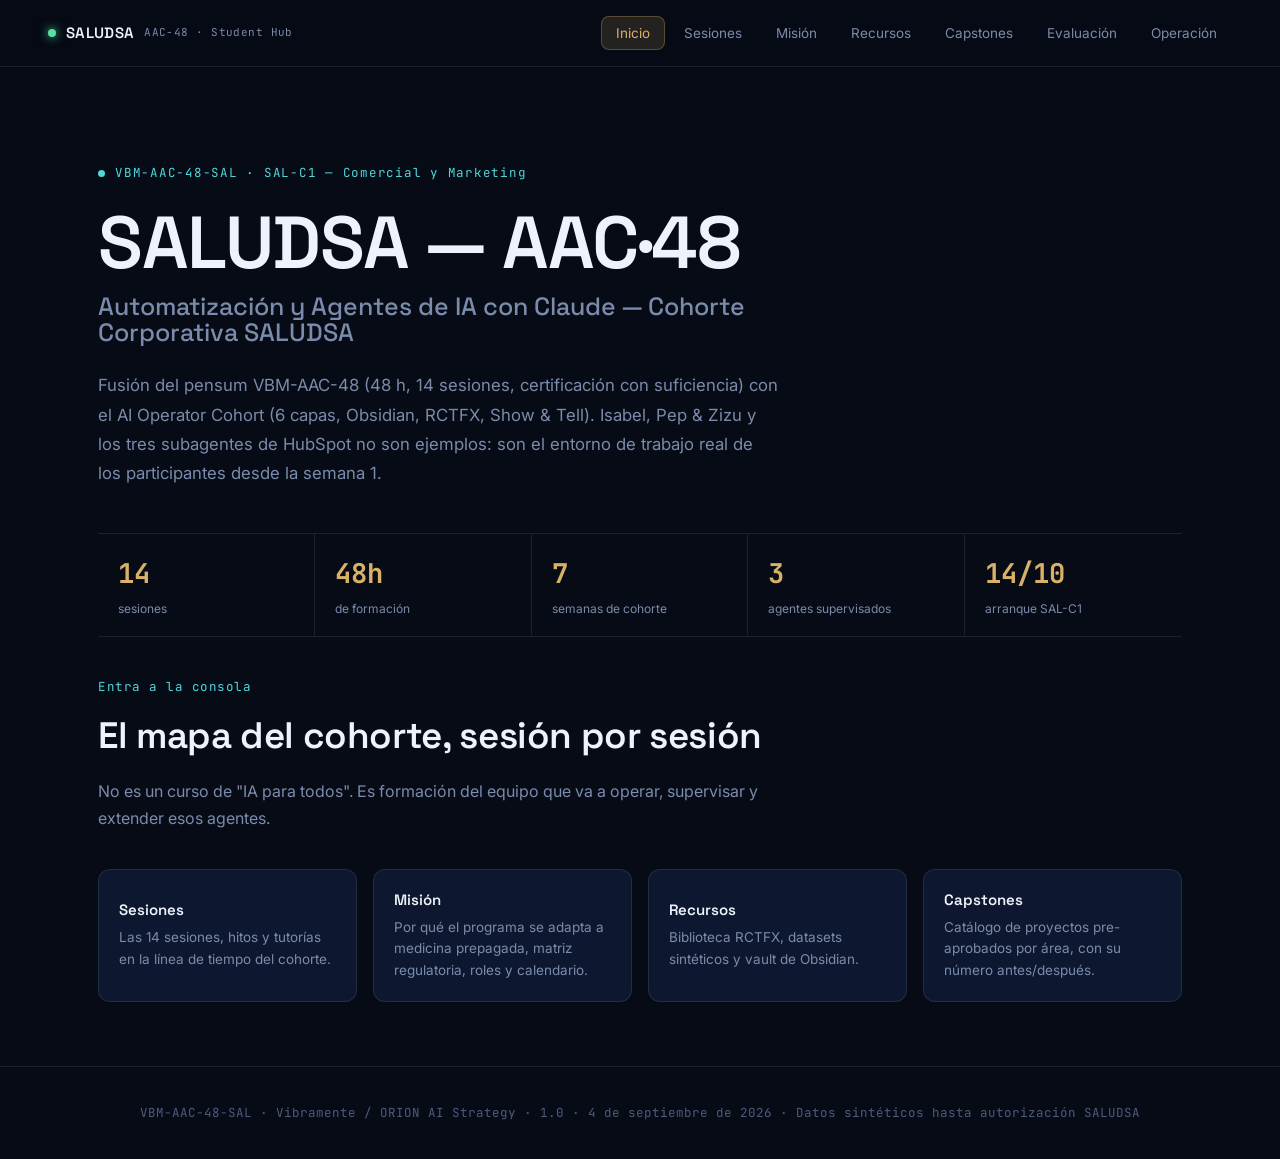
<file: index.html>
<!doctype html>
<html lang="es">
<head>
<meta charset="UTF-8">
<meta name="viewport" content="width=device-width, initial-scale=1.0">
<title>SALUDSA · AAC-48 — Student Hub</title>
<meta name="description" content="Consola del cohorte SALUDSA-AAC-48: las 14 sesiones, el programa, recursos, capstones, evaluación y operación de la cohorte Automatización y Agentes de IA con Claude.">
<link rel="icon" href="data:image/svg+xml,%3Csvg xmlns='http://www.w3.org/2000/svg' viewBox='0 0 100 100'%3E%3Crect width='100' height='100' rx='20' fill='%23060b16'/%3E%3Ccircle cx='50' cy='50' r='22' fill='none' stroke='%23d8b168' stroke-width='6'/%3E%3Ccircle cx='50' cy='50' r='6' fill='%234fd8dc'/%3E%3C/svg%3E">
<link rel="stylesheet" href="assets/style.css">
</head>
<body>

<header class="topbar">
  <a href="#inicio" class="brand" data-nav="inicio">
    <span class="dot"></span>
    SALUDSA <small>AAC-48 · Student Hub</small>
  </a>
  <nav class="nav">
    <button data-view="inicio" data-nav="inicio">Inicio</button>
    <button data-view="mapa" data-nav="mapa">Sesiones</button>
    <button data-view="mision" data-nav="mision">Misión</button>
    <button data-view="recursos" data-nav="recursos">Recursos</button>
    <button data-view="capstones" data-nav="capstones">Capstones</button>
    <button data-view="evaluacion" data-nav="evaluacion">Evaluación</button>
    <button data-view="operacion" data-nav="operacion">Operación</button>
  </nav>
</header>

<main id="app"></main>

<script src="assets/sessions-data.js"></script>
<script src="assets/diagrams.js"></script>
<script src="assets/app.js"></script>
</body>
</html>
</file>
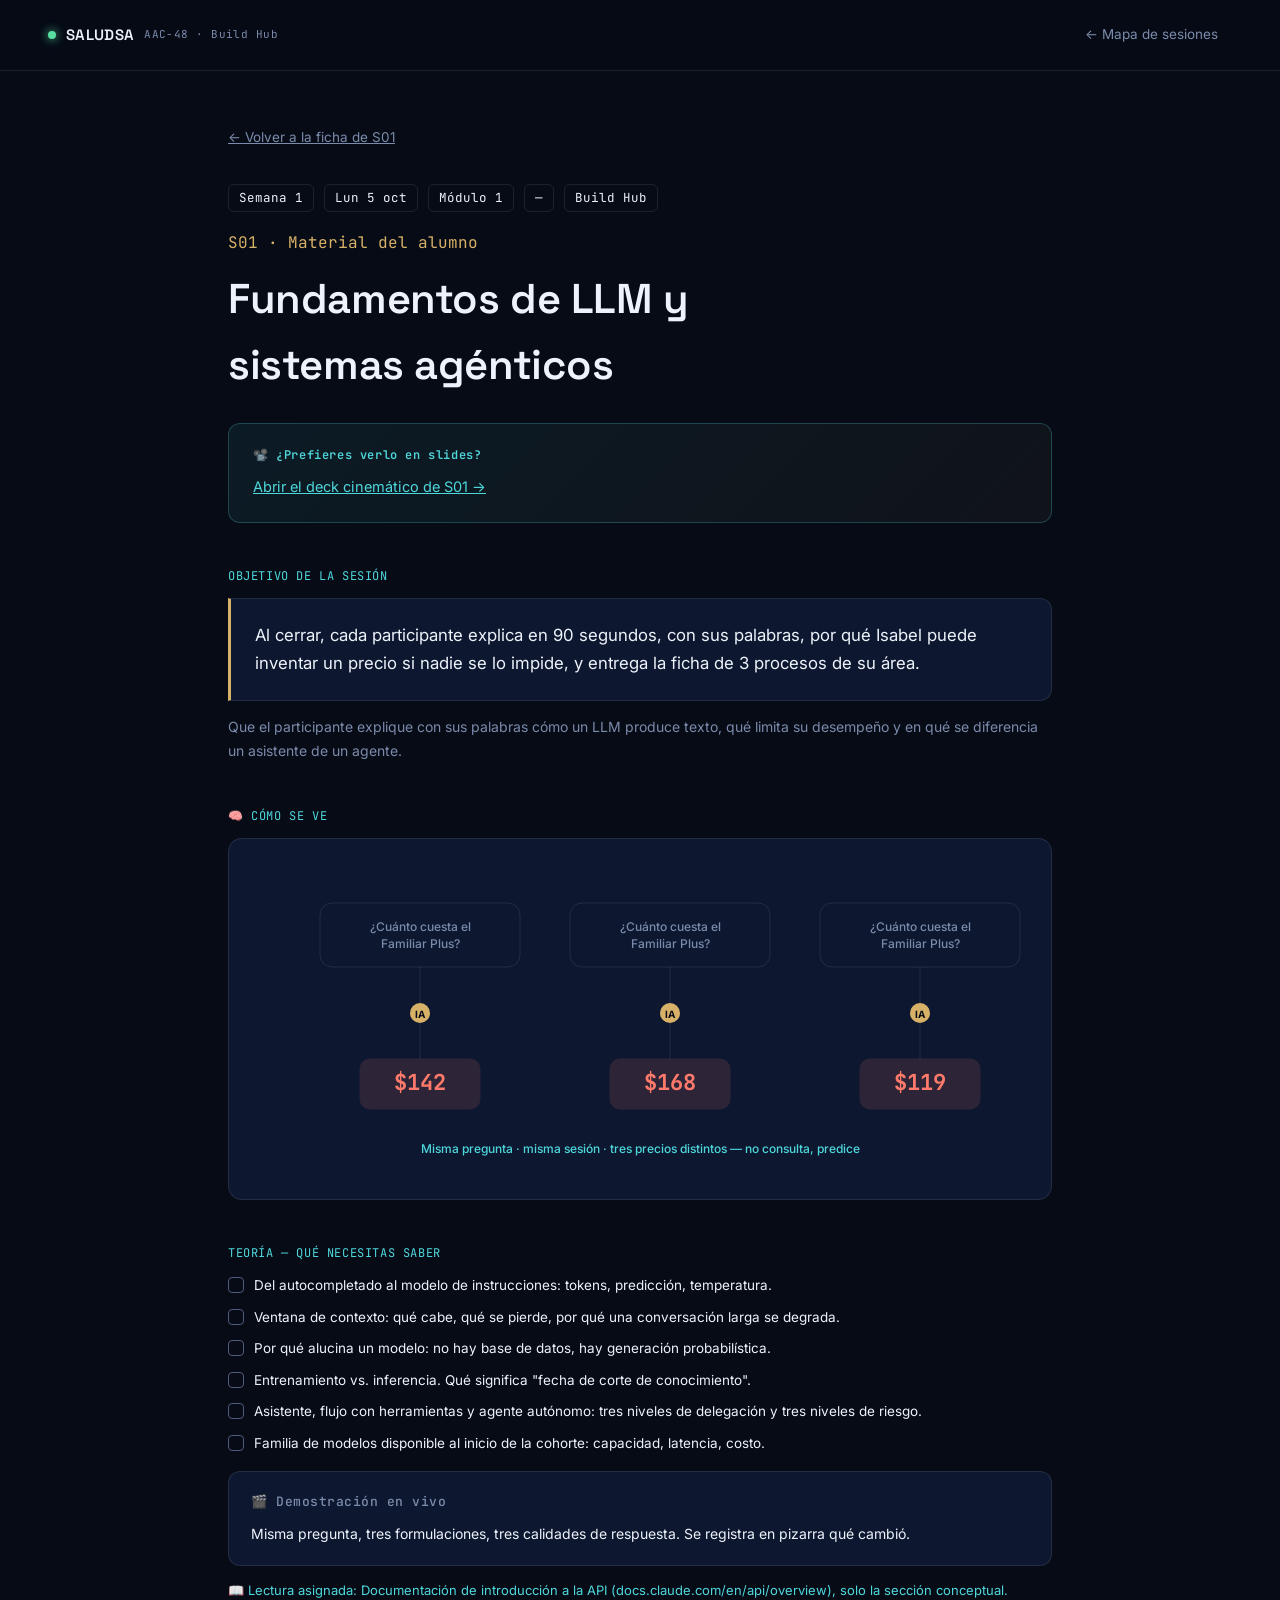
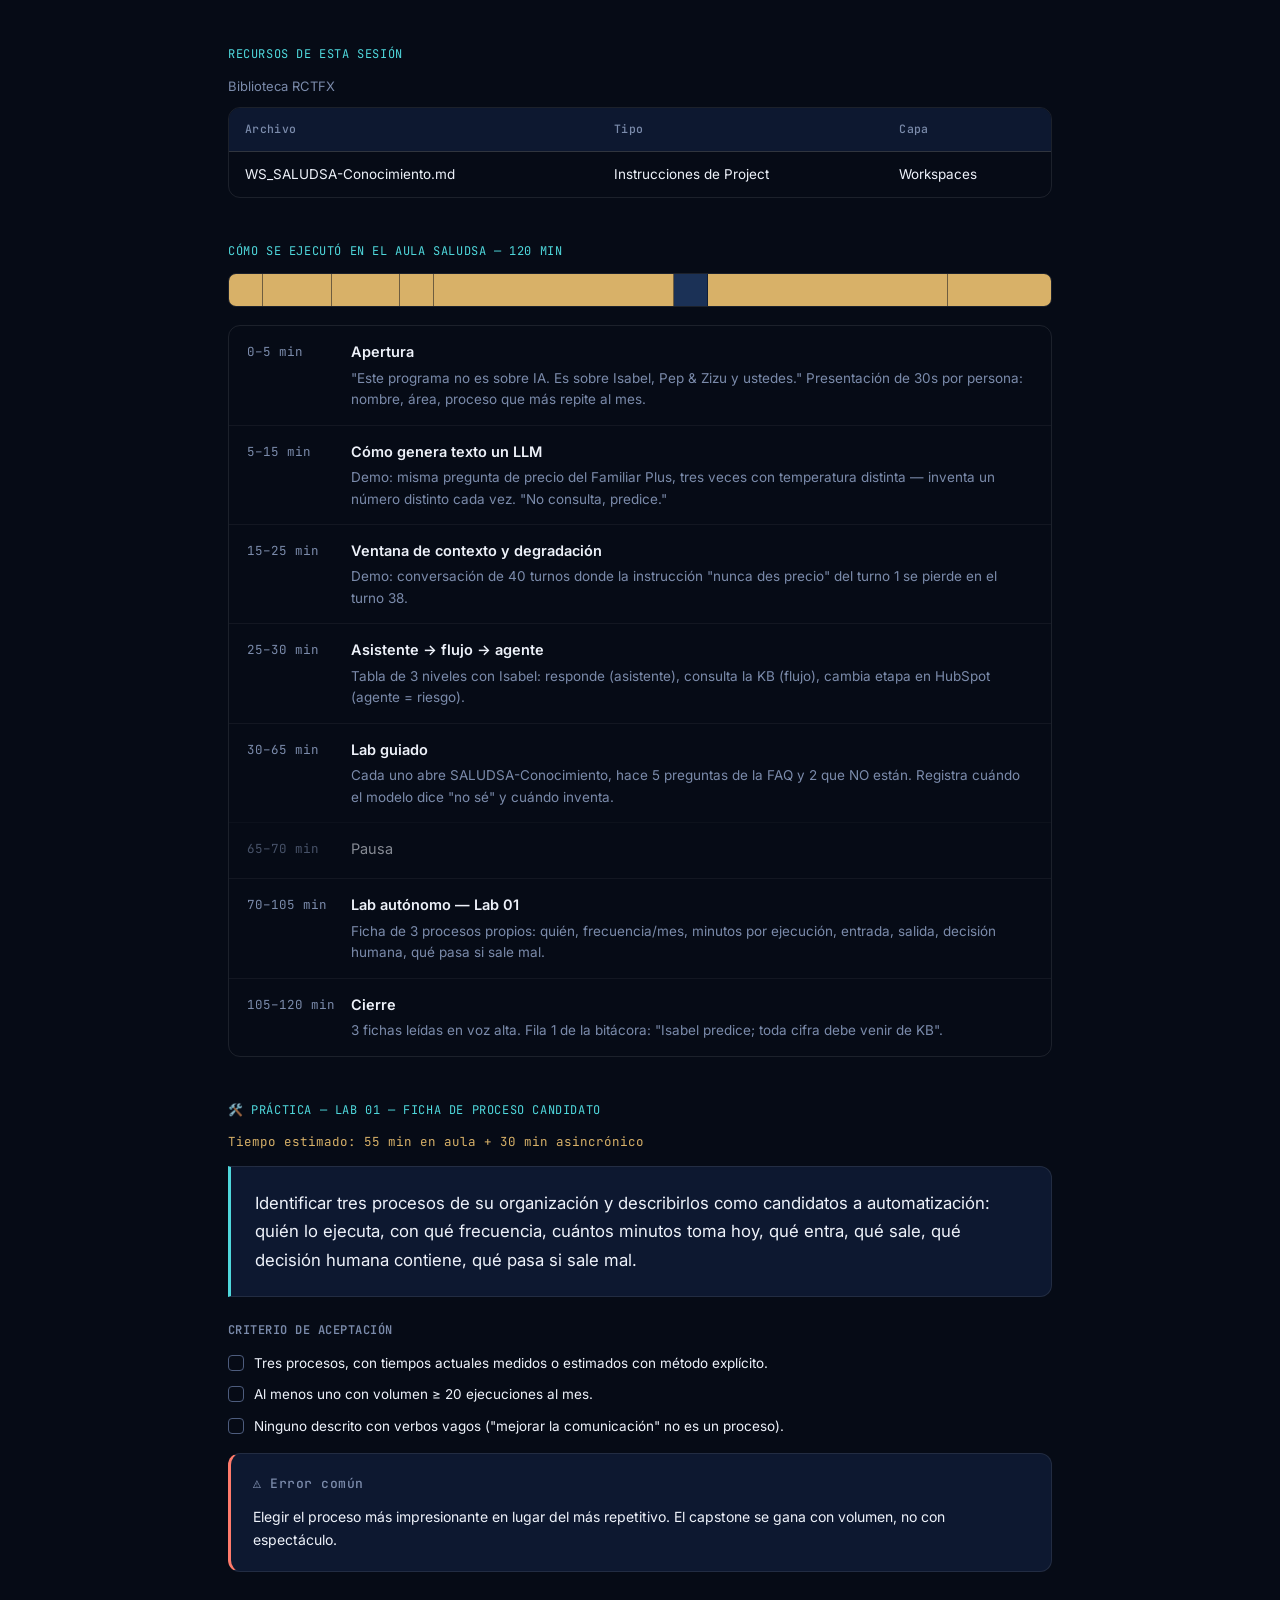
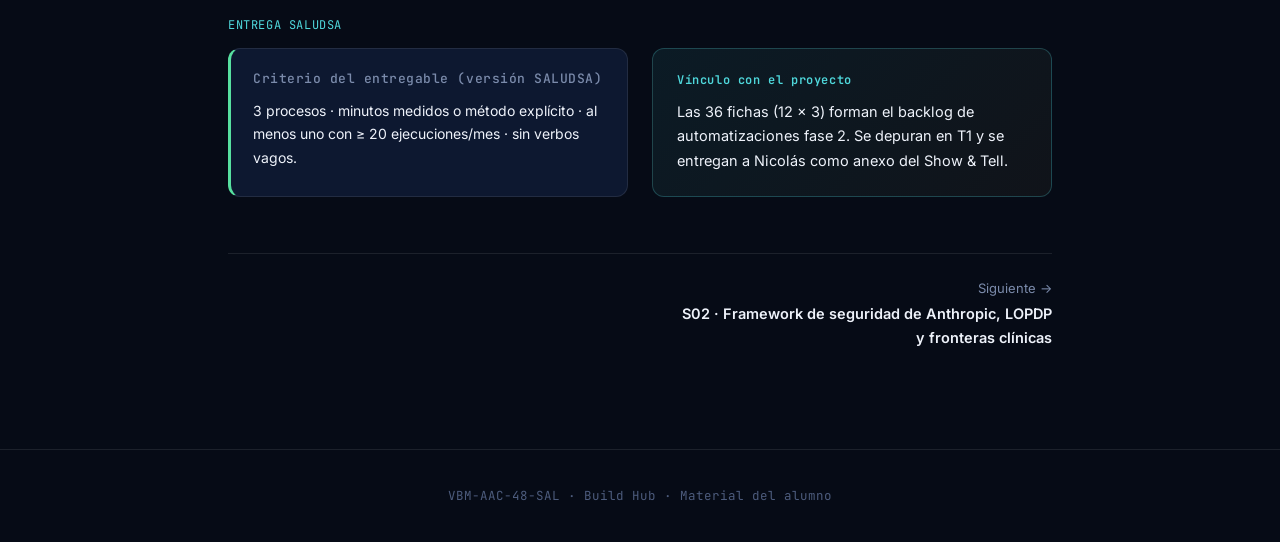
<file: build.html>
<!doctype html>
<html lang="es">
<head>
<meta charset="UTF-8">
<meta name="viewport" content="width=device-width, initial-scale=1.0">
<title>Build Hub · SALUDSA AAC-48</title>
<meta name="description" content="Material del alumno por sesión: teoría, recursos y guía de práctica del cohorte SALUDSA-AAC-48.">
<link rel="icon" href="data:image/svg+xml,%3Csvg xmlns='http://www.w3.org/2000/svg' viewBox='0 0 100 100'%3E%3Crect width='100' height='100' rx='20' fill='%23060b16'/%3E%3Ccircle cx='50' cy='50' r='22' fill='none' stroke='%23d8b168' stroke-width='6'/%3E%3Ccircle cx='50' cy='50' r='6' fill='%234fd8dc'/%3E%3C/svg%3E">
<link rel="stylesheet" href="assets/style.css">
</head>
<body>

<header class="topbar">
  <a href="index.html#inicio" class="brand">
    <span class="dot"></span>
    SALUDSA <small>AAC-48 · Build Hub</small>
  </a>
  <nav class="nav">
    <a href="index.html#mapa" style="color:var(--mist);text-decoration:none;font-size:13.5px;padding:8px 14px">← Mapa de sesiones</a>
  </nav>
</header>

<main id="app"></main>

<script src="assets/sessions-data.js"></script>
<script src="assets/session-content.js"></script>
<script src="assets/diagrams.js"></script>
<script src="assets/build.js"></script>
</body>
</html>
</file>
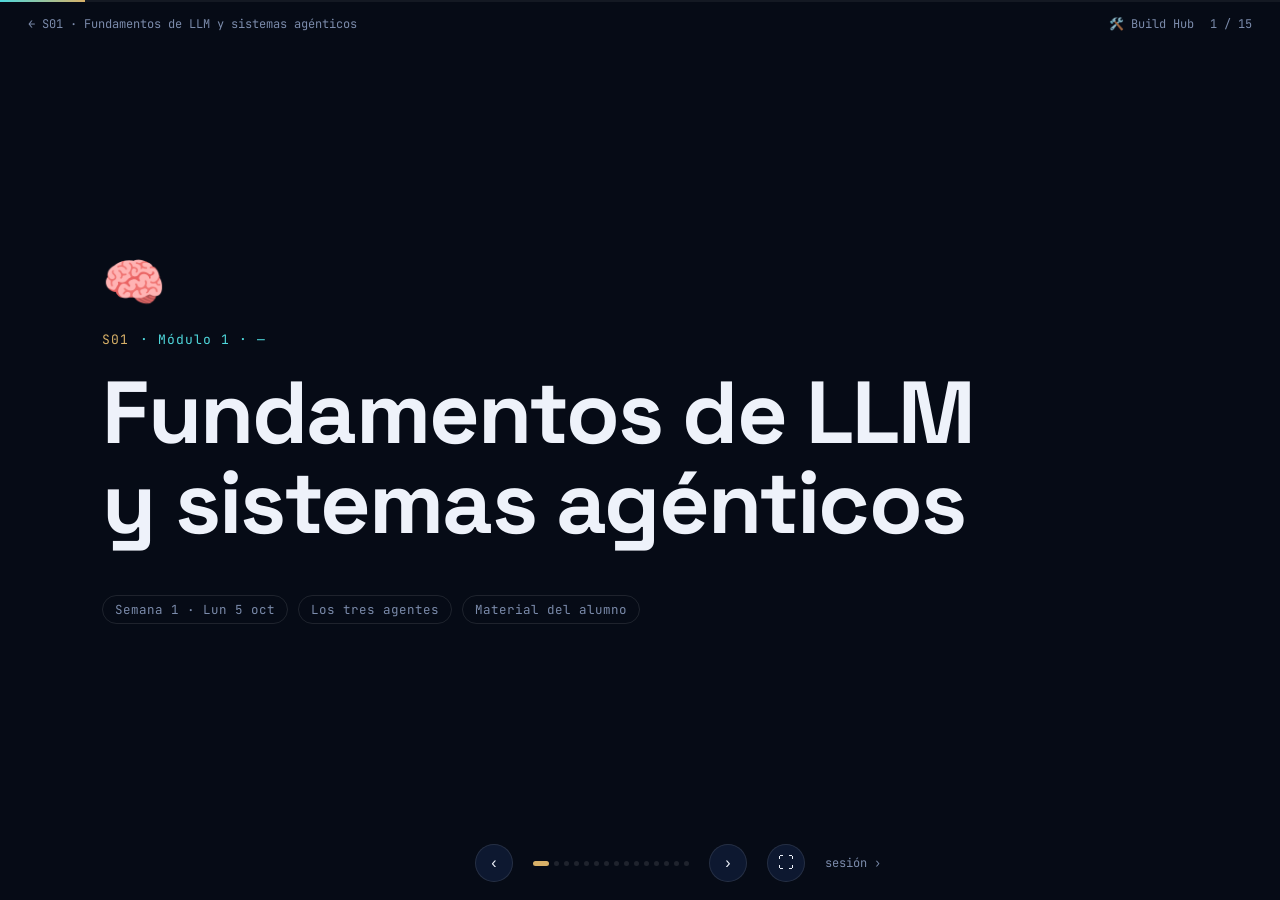
<file: slides.html>
<!doctype html>
<html lang="es">
<head>
<meta charset="UTF-8">
<meta name="viewport" content="width=device-width, initial-scale=1.0">
<title>Slides · SALUDSA AAC-48</title>
<meta name="description" content="Slides cinemáticas de teoría y práctica de cada sesión del cohorte SALUDSA-AAC-48.">
<link rel="icon" href="data:image/svg+xml,%3Csvg xmlns='http://www.w3.org/2000/svg' viewBox='0 0 100 100'%3E%3Crect width='100' height='100' rx='20' fill='%23060b16'/%3E%3Ccircle cx='50' cy='50' r='22' fill='none' stroke='%23d8b168' stroke-width='6'/%3E%3Ccircle cx='50' cy='50' r='6' fill='%234fd8dc'/%3E%3C/svg%3E">
<link rel="stylesheet" href="assets/slides.css">
</head>
<body>

<div class="progress-track"><div class="progress-fill" id="progressFill"></div></div>

<div class="deck-shell">
  <div class="deck-topbar">
    <a id="backLink" href="index.html#mapa">← <span id="sessionLabel">Cargando…</span></a>
    <div class="dt-right">
      <a id="buildLink" href="#">🛠️ Build Hub</a>
      <span id="counter" class="mono">1 / 1</span>
    </div>
  </div>

  <div class="slide-stage" id="stage"></div>

  <div class="deck-controls">
    <a id="prevSession" style="color:var(--mist);text-decoration:none">‹ sesión</a>
    <button id="btnPrev" title="Anterior (←)">‹</button>
    <div class="deck-dots" id="dots"></div>
    <button id="btnNext" title="Siguiente (→ / espacio)">›</button>
    <button id="btnFull" title="Pantalla completa (f)">⛶</button>
    <a id="nextSession" style="color:var(--mist);text-decoration:none">sesión ›</a>
  </div>
</div>

<script src="assets/sessions-data.js"></script>
<script src="assets/session-content.js"></script>
<script src="assets/diagrams.js"></script>
<script src="assets/slides.js"></script>
</body>
</html>
</file>
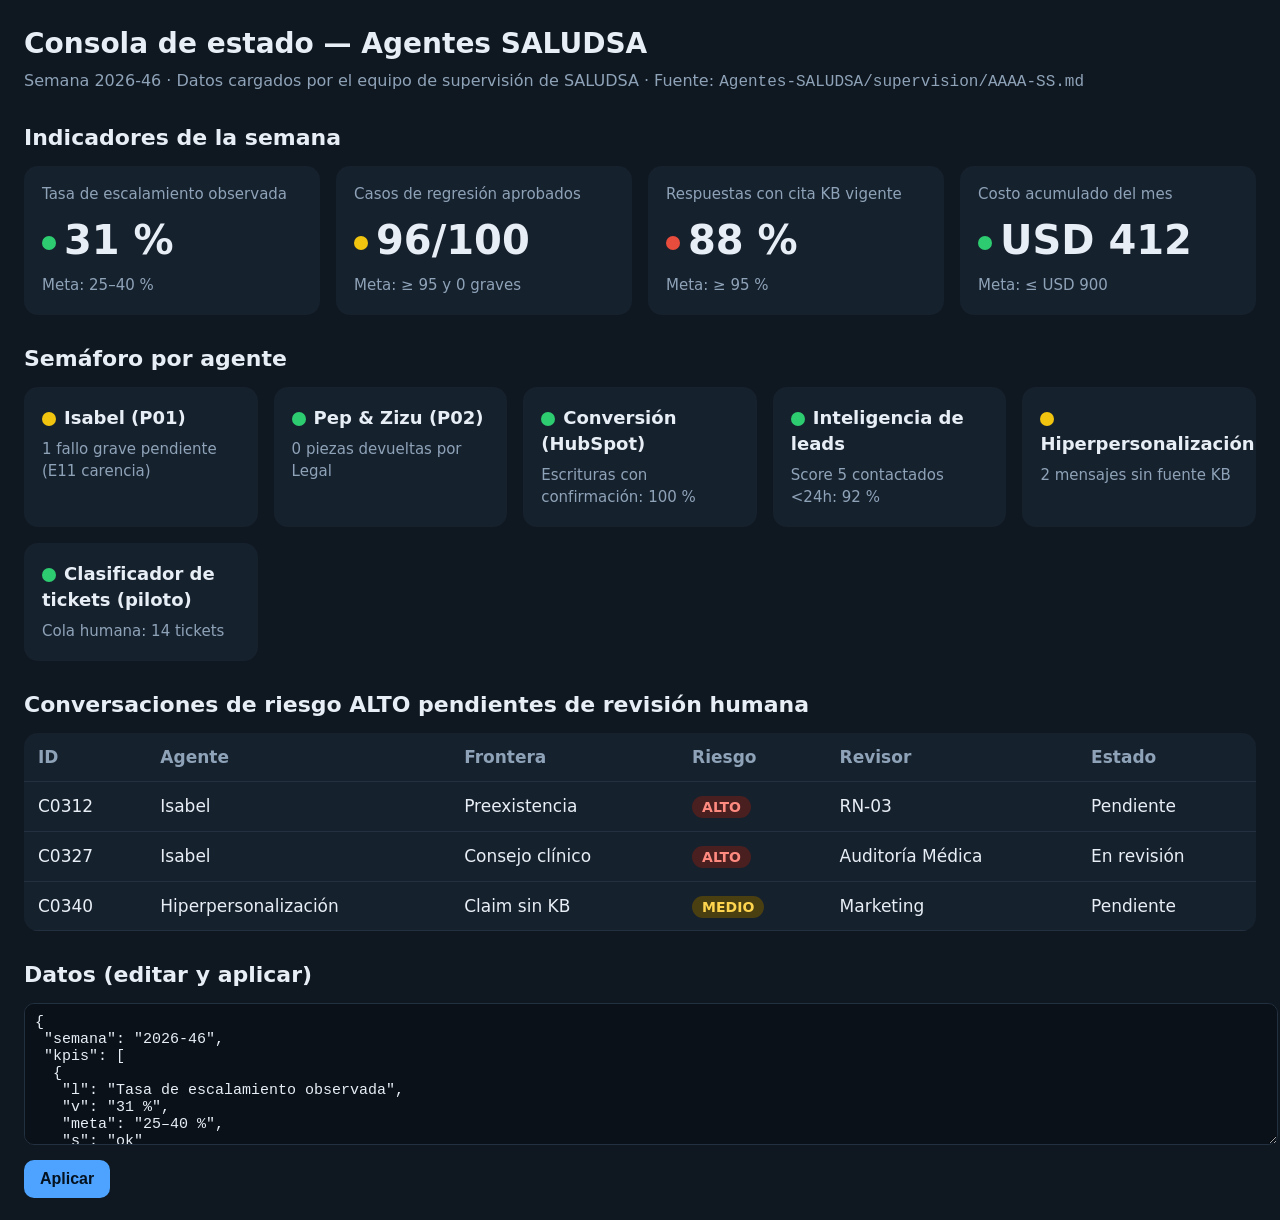
<file: 06_Operacion/consola_estado_agentes.html>
<!DOCTYPE html><html lang="es"><head><meta charset="utf-8"><title>Consola de estado — Agentes SALUDSA</title>
<style>
:root{--bg:#0f1720;--card:#16212e;--tx:#e8eef5;--mut:#8fa3b8;--ok:#2ecc71;--warn:#f1c40f;--bad:#e74c3c;--acc:#4da3ff}
body{margin:0;font:18px/1.45 system-ui,Segoe UI,Roboto,sans-serif;background:var(--bg);color:var(--tx);padding:24px}
h1{font-size:28px;margin:0 0 4px}h2{font-size:22px;margin:28px 0 12px}.mut{color:var(--mut);font-size:16px}
.grid{display:grid;grid-template-columns:repeat(auto-fit,minmax(230px,1fr));gap:16px}
.card{background:var(--card);border-radius:14px;padding:18px}.card .v{font-size:40px;font-weight:700;margin:6px 0}.card .l{color:var(--mut);font-size:15px}
.sem{display:inline-block;width:14px;height:14px;border-radius:50%;margin-right:8px;vertical-align:middle}
table{width:100%;border-collapse:collapse;background:var(--card);border-radius:14px;overflow:hidden}th,td{padding:12px 14px;text-align:left;border-bottom:1px solid #223040;font-size:17px}th{color:var(--mut);font-weight:600}
.tag{padding:3px 10px;border-radius:999px;font-size:14px;font-weight:600}.ALTO{background:#4a1f1f;color:#ff8a80}.MEDIO{background:#4a3f10;color:#ffd54f}.BAJO{background:#173d28;color:#7ee2a8}
textarea{width:100%;min-height:120px;background:#0b1118;color:var(--tx);border:1px solid #223040;border-radius:10px;padding:10px;font:15px monospace}
button{background:var(--acc);color:#04111f;border:0;border-radius:10px;padding:10px 16px;font-size:16px;font-weight:700;cursor:pointer;margin-top:8px}
</style></head><body>
<h1>Consola de estado — Agentes SALUDSA</h1>
<div class="mut">Semana <span id="sem"></span> · Datos cargados por el equipo de supervisión de SALUDSA · Fuente: <code>Agentes-SALUDSA/supervision/AAAA-SS.md</code></div>
<h2>Indicadores de la semana</h2>
<div class="grid" id="cards"></div>
<h2>Semáforo por agente</h2>
<div class="grid" id="agentes"></div>
<h2>Conversaciones de riesgo ALTO pendientes de revisión humana</h2>
<table><thead><tr><th>ID</th><th>Agente</th><th>Frontera</th><th>Riesgo</th><th>Revisor</th><th>Estado</th></tr></thead><tbody id="rows"></tbody></table>
<h2>Datos (editar y aplicar)</h2>
<textarea id="src"></textarea><br><button onclick="render(JSON.parse(document.getElementById('src').value))">Aplicar</button>
<script>
const demo={semana:"2026-46",kpis:[{l:"Tasa de escalamiento observada",v:"31 %",meta:"25–40 %",s:"ok"},{l:"Casos de regresión aprobados",v:"96/100",meta:"≥ 95 y 0 graves",s:"warn"},{l:"Respuestas con cita KB vigente",v:"88 %",meta:"≥ 95 %",s:"bad"},{l:"Costo acumulado del mes",v:"USD 412",meta:"≤ USD 900",s:"ok"}],
agentes:[{n:"Isabel (P01)",s:"warn",d:"1 fallo grave pendiente (E11 carencia)"},{n:"Pep & Zizu (P02)",s:"ok",d:"0 piezas devueltas por Legal"},{n:"Conversión (HubSpot)",s:"ok",d:"Escrituras con confirmación: 100 %"},{n:"Inteligencia de leads",s:"ok",d:"Score 5 contactados <24h: 92 %"},{n:"Hiperpersonalización",s:"warn",d:"2 mensajes sin fuente KB"},{n:"Clasificador de tickets (piloto)",s:"ok",d:"Cola humana: 14 tickets"}],
pendientes:[{id:"C0312",a:"Isabel",f:"Preexistencia",r:"ALTO",rev:"RN-03",e:"Pendiente"},{id:"C0327",a:"Isabel",f:"Consejo clínico",r:"ALTO",rev:"Auditoría Médica",e:"En revisión"},{id:"C0340",a:"Hiperpersonalización",f:"Claim sin KB",r:"MEDIO",rev:"Marketing",e:"Pendiente"}]};
const col={ok:"var(--ok)",warn:"var(--warn)",bad:"var(--bad)"};
function render(d){document.getElementById('sem').textContent=d.semana;
document.getElementById('cards').innerHTML=d.kpis.map(k=>`<div class="card"><div class="l">${k.l}</div><div class="v"><span class="sem" style="background:${col[k.s]}"></span>${k.v}</div><div class="l">Meta: ${k.meta}</div></div>`).join('');
document.getElementById('agentes').innerHTML=d.agentes.map(a=>`<div class="card"><div><span class="sem" style="background:${col[a.s]}"></span><b>${a.n}</b></div><div class="l" style="margin-top:8px">${a.d}</div></div>`).join('');
document.getElementById('rows').innerHTML=d.pendientes.map(p=>`<tr><td>${p.id}</td><td>${p.a}</td><td>${p.f}</td><td><span class="tag ${p.r}">${p.r}</span></td><td>${p.rev}</td><td>${p.e}</td></tr>`).join('');
document.getElementById('src').value=JSON.stringify(d,null,1);}
render(demo);
</script></body></html>
</file>
<file: assets/style.css>
/* ============================================================
   SALUDSA · AAC-48 — Student Hub
   Concepto: consola de misión del cohorte. El hub es, en forma,
   lo mismo que el entregable final de S14 — una consola de estado —
   aplicado a la propia experiencia de aprendizaje.
   ============================================================ */

@import url('https://fonts.googleapis.com/css2?family=Space+Grotesk:wght@400;500;600;700&family=Inter:wght@400;500;600;700&family=JetBrains+Mono:wght@400;500;700&display=swap');

:root{
  --void:#060b16;
  --hull:#0d1830;
  --hull-2:#142544;
  --hull-3:#1b3156;
  --line:rgba(255,255,255,.09);
  --line-soft:rgba(255,255,255,.05);
  --mist:#7b8bab;
  --mist-dim:#4d5c7d;
  --white:#eef2fa;
  --gold:#d8b168;
  --gold-dim:rgba(216,177,104,.15);
  --cyan:#4fd8dc;
  --cyan-dim:rgba(79,216,220,.13);
  --coral:#ff7a6b;
  --coral-dim:rgba(255,122,107,.14);
  --green:#57e0a0;
  --green-dim:rgba(87,224,160,.13);

  --f-display:'Space Grotesk',sans-serif;
  --f-body:'Inter',sans-serif;
  --f-mono:'JetBrains Mono',monospace;

  --capa-governance:#ff9d6b;
  --capa-agents:#d8b168;
  --capa-automations:#8ea3ff;
  --capa-mcp:#4fd8dc;
  --capa-kb:#c88ef0;
  --capa-html:#57e0a0;
  --capa-none:#5a6b8c;
}

*,*::before,*::after{box-sizing:border-box}
html{scroll-behavior:smooth}
body{
  margin:0;background:var(--void);color:var(--white);
  font-family:var(--f-body);line-height:1.6;
  -webkit-font-smoothing:antialiased;
}
h1,h2,h3,h4{font-family:var(--f-display);margin:0;color:var(--white);font-weight:600}
p{margin:0}
a{color:inherit}
button{font-family:inherit;cursor:pointer}
::selection{background:var(--gold);color:var(--void)}

.mono{font-family:var(--f-mono)}

@media (prefers-reduced-motion:reduce){
  *{animation-duration:.001ms!important;transition-duration:.001ms!important}
}

/* ---------- layout shell ---------- */
.view{display:none}
.view.active{display:block}

.topbar{
  position:sticky;top:0;z-index:40;
  display:flex;align-items:center;justify-content:space-between;
  padding:16px clamp(20px,4vw,48px);
  background:rgba(6,11,22,.86);backdrop-filter:blur(14px);
  border-bottom:1px solid var(--line);
}
.brand{display:flex;align-items:center;gap:10px;font-family:var(--f-display);font-weight:600;font-size:15px;letter-spacing:.02em;text-decoration:none}
.brand .dot{width:8px;height:8px;border-radius:50%;background:var(--green);box-shadow:0 0 10px var(--green)}
.brand small{display:block;color:var(--mist);font-weight:400;font-size:11px;font-family:var(--f-mono);letter-spacing:.04em}

.nav{display:flex;gap:4px;flex-wrap:wrap}
.nav button{
  background:none;border:1px solid transparent;color:var(--mist);
  font-size:13.5px;padding:8px 14px;border-radius:8px;
  transition:color .15s,background .15s,border-color .15s;
}
.nav button:hover{color:var(--white);background:var(--hull-2)}
.nav button.active{color:var(--gold);background:var(--gold-dim);border-color:rgba(216,177,104,.3)}

/* ---------- HERO ---------- */
.hero{
  padding:clamp(48px,9vw,96px) clamp(20px,4vw,48px) 40px;
  max-width:1180px;margin:0 auto;
}
.hero-kicker{
  display:flex;align-items:center;gap:10px;color:var(--cyan);
  font-family:var(--f-mono);font-size:12.5px;letter-spacing:.06em;margin-bottom:22px;
}
.hero-kicker .pulse{width:7px;height:7px;border-radius:50%;background:var(--cyan);animation:pulse 2s ease-in-out infinite}
@keyframes pulse{0%,100%{opacity:1;box-shadow:0 0 0 0 rgba(79,216,220,.5)}50%{opacity:.6;box-shadow:0 0 0 6px rgba(79,216,220,0)}}

.hero h1{
  font-size:clamp(2.6rem,6vw,4.6rem);line-height:1.02;letter-spacing:-.02em;
  max-width:14ch;
}
.hero h1 .sub{display:block;font-size:.34em;color:var(--mist);font-weight:500;margin-top:14px;letter-spacing:0}
.hero p.lede{max-width:62ch;color:var(--mist);font-size:1.05rem;margin-top:26px;line-height:1.75}

.telemetry-strip{
  display:flex;flex-wrap:wrap;gap:0;margin-top:44px;
  border-top:1px solid var(--line);border-bottom:1px solid var(--line);
}
.telemetry-strip .t-item{
  flex:1 1 140px;padding:18px 20px;border-right:1px solid var(--line);
}
.telemetry-strip .t-item:last-child{border-right:none}
.telemetry-strip .t-val{font-family:var(--f-mono);font-size:1.7rem;color:var(--gold);font-weight:700}
.telemetry-strip .t-lbl{color:var(--mist);font-size:12px;margin-top:4px}

/* ---------- section shell ---------- */
.section{max-width:1180px;margin:0 auto;padding:64px clamp(20px,4vw,48px)}
.section-head{margin-bottom:36px;max-width:70ch}
.section-head .eyebrow{font-family:var(--f-mono);color:var(--cyan);font-size:12.5px;letter-spacing:.04em;margin-bottom:10px;display:block}
.section-head h2{font-size:clamp(1.7rem,3vw,2.3rem);letter-spacing:-.01em}
.section-head p{color:var(--mist);margin-top:12px;font-size:1rem;line-height:1.7}

/* ---------- mission map (timeline of sessions) ---------- */
.map-wrap{margin-top:8px}
.week-lane{margin-bottom:6px}
.week-lane-head{
  display:flex;align-items:baseline;gap:10px;padding:22px 0 12px;
  border-top:1px solid var(--line-soft);
}
.week-lane:first-child .week-lane-head{border-top:none}
.week-lane-head .wk{font-family:var(--f-mono);color:var(--gold);font-size:13px;letter-spacing:.04em}
.week-lane-head .wk-range{color:var(--mist-dim);font-size:12.5px}

.node-row{display:flex;gap:14px;flex-wrap:wrap}
.node{
  position:relative;flex:1 1 220px;min-width:220px;max-width:340px;
  background:var(--hull);border:1px solid var(--line);border-radius:14px;
  padding:18px 18px 16px;text-align:left;color:var(--white);
  transition:transform .18s ease,border-color .18s ease,background .18s ease;
}
.node:hover{transform:translateY(-3px);border-color:var(--line-hover,rgba(255,255,255,.22));background:var(--hull-2)}
.node:focus-visible{outline:2px solid var(--cyan);outline-offset:2px}
.node .n-top{display:flex;align-items:center;justify-content:space-between;margin-bottom:10px}
.node .n-code{font-family:var(--f-mono);font-size:13px;color:var(--void);background:var(--capa,var(--gold));padding:2px 8px;border-radius:5px;font-weight:700}
.node .n-date{font-family:var(--f-mono);font-size:11.5px;color:var(--mist)}
.node .n-title{font-family:var(--f-display);font-size:15.5px;font-weight:600;line-height:1.35;margin-bottom:10px;min-height:2.7em}
.node .n-foot{display:flex;align-items:center;justify-content:space-between;font-size:11.5px;color:var(--mist)}
.node .n-capa{display:flex;align-items:center;gap:6px}
.node .n-capa .sw{width:8px;height:8px;border-radius:2px;background:var(--capa,var(--mist))}
.node .n-block{color:var(--coral);font-weight:600;letter-spacing:.02em}

.node.milestone{background:transparent;border-style:dashed;border-color:var(--line);opacity:.9}
.node.milestone .n-code{background:var(--hull-3);color:var(--white)}

/* legend */
.legend{display:flex;flex-wrap:wrap;gap:16px;margin-top:28px;padding-top:20px;border-top:1px solid var(--line-soft)}
.legend .l-item{display:flex;align-items:center;gap:7px;font-size:12px;color:var(--mist)}
.legend .l-item .sw{width:9px;height:9px;border-radius:2px}

/* ---------- session detail (full view) ---------- */
.deck{max-width:920px;margin:0 auto;padding:48px clamp(20px,4vw,48px) 100px}
.deck-back{
  display:inline-flex;align-items:center;gap:8px;color:var(--mist);
  font-size:13.5px;background:none;border:none;padding:8px 0;margin-bottom:28px;
}
.deck-back:hover{color:var(--cyan)}
.deck-meta{display:flex;flex-wrap:wrap;gap:10px;align-items:center;margin-bottom:18px;font-family:var(--f-mono);font-size:12.5px;color:var(--mist)}
.deck-meta .chip{padding:3px 10px;border-radius:6px;border:1px solid var(--line);color:var(--white)}
.deck-meta .chip.block{color:var(--coral);border-color:rgba(255,122,107,.4);background:var(--coral-dim)}
.deck h1.deck-title{font-size:clamp(1.9rem,4vw,2.6rem);letter-spacing:-.01em;margin-bottom:8px;max-width:22ch}
.deck .deck-code{font-family:var(--f-mono);color:var(--gold);font-size:1rem;display:block;margin-bottom:10px}

.deck-block{margin-top:44px}
.deck-block .db-label{font-family:var(--f-mono);color:var(--cyan);font-size:12px;letter-spacing:.05em;margin-bottom:12px;display:block}
.objetivo-box{
  background:var(--hull);border:1px solid var(--line);border-left:3px solid var(--gold);
  border-radius:0 12px 12px 0;padding:22px 24px;font-size:1.05rem;line-height:1.7;
}

/* proportional agenda timeline */
.timeline{margin-top:10px}
.timeline-bar{display:flex;width:100%;height:34px;border-radius:8px;overflow:hidden;border:1px solid var(--line)}
.timeline-bar .seg{position:relative;height:100%;border-right:1px solid rgba(6,11,22,.5)}
.timeline-bar .seg:last-child{border-right:none}
.timeline-list{margin-top:18px;display:flex;flex-direction:column;border-radius:12px;overflow:hidden;border:1px solid var(--line)}

/* ---------- diagramas SVG por sesión ---------- */
.diagram-card{background:var(--hull);border:1px solid var(--line);border-radius:14px;padding:24px 20px 16px;margin-top:8px}
.diagram-card .dc-label{font-family:var(--f-mono);color:var(--cyan);font-size:11.5px;letter-spacing:.04em;margin-bottom:14px;display:block}
.diagram-svg{width:100%;height:auto;max-height:320px;display:block}
.session-icon{font-size:1.3em;margin-right:8px;vertical-align:-2px}
.t-row{display:grid;grid-template-columns:88px 1fr;gap:16px;padding:14px 18px;border-top:1px solid var(--line-soft)}
.t-row:first-child{border-top:none}
.t-row .t-min{font-family:var(--f-mono);color:var(--mist);font-size:12.5px;padding-top:2px}
.t-row .t-name{font-weight:600;font-size:14.5px;margin-bottom:4px}
.t-row .t-desc{color:var(--mist);font-size:13.5px;line-height:1.6}
.t-row.pausa{opacity:.55}
.t-row.pausa .t-name{font-weight:400}

.two-col{display:grid;grid-template-columns:1fr 1fr;gap:24px;margin-top:44px}
@media(max-width:720px){.two-col{grid-template-columns:1fr}}
.info-card{background:var(--hull);border:1px solid var(--line);border-radius:12px;padding:20px 22px}
.info-card h4{font-size:13px;font-family:var(--f-mono);color:var(--mist);letter-spacing:.04em;margin-bottom:10px;font-weight:500}
.info-card p{font-size:14px;line-height:1.65;color:var(--white)}
.info-card.risk{border-left:3px solid var(--coral)}
.info-card.criteria{border-left:3px solid var(--green)}

.deck-link{
  margin-top:44px;padding:22px 24px;border-radius:12px;
  background:linear-gradient(135deg,rgba(79,216,220,.08),rgba(216,177,104,.05));
  border:1px solid rgba(79,216,220,.25);
}
.deck-link h4{font-family:var(--f-mono);color:var(--cyan);font-size:12px;letter-spacing:.05em;margin-bottom:10px}
.deck-link p{font-size:14.5px;line-height:1.7}

.deck-nav{display:flex;justify-content:space-between;margin-top:56px;padding-top:24px;border-top:1px solid var(--line)}
.deck-nav a,.deck-nav button{
  display:flex;flex-direction:column;gap:4px;background:none;border:none;color:var(--mist);
  font-size:13px;padding:0;text-decoration:none;max-width:45%;
}
.deck-nav .dn-title{color:var(--white);font-weight:600;font-size:14.5px}
.deck-nav .next{text-align:right;align-items:flex-end}

/* ---------- tables ---------- */
.tbl-wrap{overflow-x:auto;border:1px solid var(--line);border-radius:12px}
table.data{width:100%;border-collapse:collapse;font-size:13.5px}
table.data th{
  text-align:left;font-family:var(--f-mono);font-weight:500;color:var(--mist);
  padding:12px 16px;border-bottom:1px solid var(--line);white-space:nowrap;font-size:11.5px;letter-spacing:.03em;
  background:var(--hull);
}
table.data td{padding:12px 16px;border-bottom:1px solid var(--line-soft);vertical-align:top}
table.data tr:last-child td{border-bottom:none}
table.data tr:hover td{background:var(--hull)}
.tag{display:inline-block;padding:2px 9px;border-radius:20px;font-size:11px;font-weight:600;font-family:var(--f-mono)}
.tag.block{background:var(--coral-dim);color:var(--coral)}

/* ---------- cards grid (recursos, capstones, roles) ---------- */
.grid{display:grid;gap:16px}
.grid.cols-2{grid-template-columns:repeat(2,1fr)}
.grid.cols-3{grid-template-columns:repeat(3,1fr)}
.grid.cols-4{grid-template-columns:repeat(4,1fr)}
@media(max-width:900px){.grid.cols-3,.grid.cols-4{grid-template-columns:repeat(2,1fr)}}
@media(max-width:600px){.grid.cols-2,.grid.cols-3,.grid.cols-4{grid-template-columns:1fr}}

.card{background:var(--hull);border:1px solid var(--line);border-radius:12px;padding:20px}
.card h4{font-size:15px;margin-bottom:8px}
.card p{color:var(--mist);font-size:13.5px;line-height:1.6}
.card .card-num{font-family:var(--f-mono);color:var(--gold);font-size:12px;margin-bottom:8px;display:block}

.stat-card{background:var(--hull);border:1px solid var(--line);border-radius:12px;padding:20px;text-align:center}
.stat-card .sv{font-family:var(--f-mono);font-size:1.8rem;color:var(--gold);font-weight:700}
.stat-card .sl{color:var(--mist);font-size:11.5px;margin-top:6px}

.pill-row{display:flex;flex-wrap:wrap;gap:8px;margin-top:14px}
.pill{padding:5px 12px;border-radius:20px;font-size:12px;border:1px solid var(--line);color:var(--mist)}
.pill.on{color:var(--white);border-color:rgba(216,177,104,.4);background:var(--gold-dim)}

.condition{display:flex;gap:16px;padding:20px 0;border-top:1px solid var(--line-soft)}
.condition:first-child{border-top:none}
.condition .c-idx{font-family:var(--f-mono);color:var(--gold);font-size:1.1rem;flex:0 0 30px}
.condition h4{font-size:15px;margin-bottom:6px}
.condition p{color:var(--mist);font-size:13.5px;line-height:1.6;margin-bottom:6px}
.condition .c-resp{font-size:12px;color:var(--cyan)}

.checklist{list-style:none;margin:0;padding:0;display:flex;flex-direction:column;gap:10px}
.checklist li{display:flex;gap:10px;font-size:13.5px;color:var(--white);line-height:1.6}
.checklist li::before{content:"";flex:0 0 16px;height:16px;margin-top:2px;border-radius:4px;border:1.5px solid var(--mist-dim)}

.iframe-frame{border:1px solid var(--line);border-radius:14px;overflow:hidden;margin-top:24px}
.iframe-frame iframe{width:100%;height:640px;border:none;display:block;background:var(--void)}

footer.site{
  border-top:1px solid var(--line);padding:36px clamp(20px,4vw,48px);
  color:var(--mist-dim);font-size:12.5px;text-align:center;font-family:var(--f-mono);
}

/* scroll to top on view change */
.view-scroll{scroll-margin-top:80px}
</file>
<file: assets/slides.css>
/* ============================================================
   SALUDSA · AAC-48 — Slides cinemáticas por sesión
   Deck a pantalla completa, una idea por diapositiva.
   ============================================================ */
@import url('https://fonts.googleapis.com/css2?family=Space+Grotesk:wght@400;500;600;700&family=Inter:wght@400;500;600;700&family=JetBrains+Mono:wght@400;500;700&display=swap');

:root{
  --void:#060b16; --hull:#0d1830; --hull-2:#142544;
  --line:rgba(255,255,255,.1); --mist:#7b8bab; --white:#eef2fa;
  --gold:#d8b168; --cyan:#4fd8dc; --coral:#ff7a6b; --green:#57e0a0;
  --f-display:'Space Grotesk',sans-serif; --f-body:'Inter',sans-serif; --f-mono:'JetBrains Mono',monospace;
}
*{box-sizing:border-box}
html,body{height:100%}
body{
  margin:0;background:var(--void);color:var(--white);font-family:var(--f-body);
  overflow:hidden;-webkit-font-smoothing:antialiased;
}
@media (prefers-reduced-motion:reduce){*{animation-duration:.001ms!important;transition-duration:.001ms!important}}

.deck-shell{position:fixed;inset:0;display:flex;flex-direction:column}

.deck-topbar{
  display:flex;align-items:center;justify-content:space-between;
  padding:16px 28px;font-family:var(--f-mono);font-size:12px;color:var(--mist);
  z-index:5;
}
.deck-topbar a{color:var(--mist);text-decoration:none}
.deck-topbar a:hover{color:var(--cyan)}
.deck-topbar .dt-right{display:flex;gap:16px;align-items:center}

.progress-track{position:fixed;top:0;left:0;right:0;height:2px;background:rgba(255,255,255,.06);z-index:6}
.progress-fill{height:100%;background:linear-gradient(90deg,var(--cyan),var(--gold));transition:width .25s ease}

.slide-stage{flex:1;position:relative;overflow:hidden;cursor:pointer}
.slide{
  position:absolute;inset:0;display:flex;flex-direction:column;justify-content:center;
  padding:64px clamp(32px,8vw,140px);opacity:0;transform:translateX(24px);
  transition:opacity .38s ease,transform .38s ease;pointer-events:none;
  overflow-y:auto;
}
.slide.active{opacity:1;transform:translateX(0);pointer-events:auto}
.slide.prev{transform:translateX(-24px)}

.s-kicker{font-family:var(--f-mono);color:var(--cyan);font-size:13px;letter-spacing:.08em;margin-bottom:20px;display:flex;align-items:center;gap:10px}
.s-kicker .n{color:var(--gold)}

.s-cover h1{font-family:var(--f-display);font-size:clamp(2.6rem,7vw,5.5rem);line-height:1.02;letter-spacing:-.02em;margin:0 0 20px;max-width:16ch}
.s-cover .meta{display:flex;flex-wrap:wrap;gap:10px;margin-top:28px}
.s-cover .meta span{font-family:var(--f-mono);font-size:12.5px;color:var(--mist);border:1px solid var(--line);padding:5px 12px;border-radius:20px}

.s-big{font-family:var(--f-display);font-size:clamp(1.8rem,4.4vw,3.4rem);line-height:1.18;letter-spacing:-.01em;max-width:20ch}
.s-big strong{color:var(--gold);font-weight:600}
.s-para{font-family:var(--f-display);font-size:clamp(1.25rem,2.6vw,1.9rem);line-height:1.48;letter-spacing:-.005em;max-width:38ch;font-weight:500}
.s-sub{margin-top:24px;color:var(--mist);font-size:clamp(1rem,1.6vw,1.25rem);line-height:1.65;max-width:56ch}

.s-list{list-style:none;margin:0;padding:0;display:flex;flex-direction:column;gap:16px;max-width:64ch}
.s-list li{
  font-family:var(--f-display);font-size:clamp(1.1rem,2.3vw,1.6rem);line-height:1.4;
  padding-left:28px;position:relative;color:var(--white);
}
.s-list li::before{content:"";position:absolute;left:0;top:.55em;width:14px;height:2px;background:var(--gold)}
.s-list.small li{font-family:var(--f-body);font-size:clamp(.95rem,1.5vw,1.1rem);font-weight:500}

.s-quote{
  font-family:var(--f-display);font-size:clamp(1.6rem,3.6vw,2.6rem);line-height:1.35;
  border-left:3px solid var(--gold);padding-left:28px;max-width:34ch;
}

.s-code-tag{display:inline-block;font-family:var(--f-mono);font-size:12px;color:var(--void);background:var(--gold);padding:3px 10px;border-radius:5px;margin-bottom:18px;font-weight:700}

.tl-mini{display:flex;gap:6px;margin-top:36px;max-width:640px}
.tl-mini .seg{height:8px;border-radius:4px;background:rgba(255,255,255,.08)}
.tl-mini .seg.on{background:var(--cyan)}

.s-note{margin-top:26px;padding:16px 20px;border-left:3px solid var(--coral);background:rgba(255,122,107,.06);border-radius:0 10px 10px 0;font-size:.95rem;color:var(--white);max-width:56ch;line-height:1.6}

.s-diagram{width:100%;max-width:900px}
.s-diagram .diagram-svg{width:100%;height:auto;max-height:min(52vh,420px)}
.s-cover .cover-icon{font-size:3.2rem;margin-bottom:18px;display:block}


.deck-controls{
  display:flex;align-items:center;justify-content:center;gap:20px;
  padding:18px;font-family:var(--f-mono);font-size:12px;color:var(--mist);z-index:5;
}
.deck-controls button{
  background:var(--hull);border:1px solid var(--line);color:var(--white);
  width:38px;height:38px;border-radius:50%;display:flex;align-items:center;justify-content:center;font-size:16px;
}
.deck-controls button:hover{border-color:var(--cyan);color:var(--cyan)}
.deck-dots{display:flex;gap:5px}
.deck-dots .d{width:5px;height:5px;border-radius:50%;background:var(--line)}
.deck-dots .d.on{background:var(--gold);width:16px;border-radius:3px}

.s-closing{display:flex;flex-direction:column;gap:22px}
.s-closing .cta-row{display:flex;gap:14px;flex-wrap:wrap;margin-top:10px}
.s-closing .cta-row a{
  font-family:var(--f-mono);font-size:13px;color:var(--void);background:var(--gold);
  padding:10px 18px;border-radius:8px;text-decoration:none;font-weight:700;
}
.s-closing .cta-row a.ghost{background:transparent;color:var(--white);border:1px solid var(--line)}
</file>
